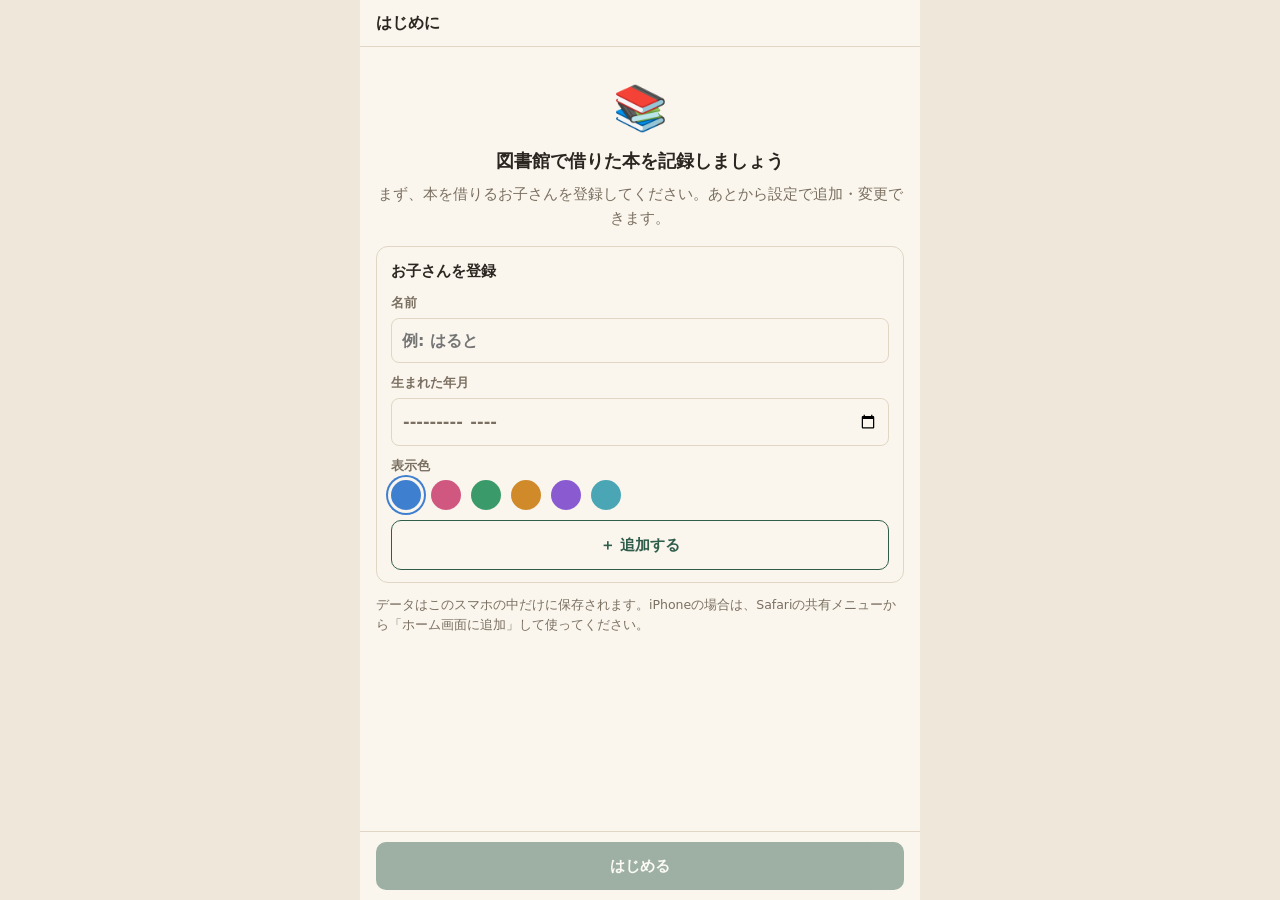
<file: index.html>
<!doctype html>
<html lang="ja">
<head>
<meta charset="utf-8">
<meta name="viewport" content="width=device-width, initial-scale=1, viewport-fit=cover">
<meta name="theme-color" content="#2f5d4a">
<meta name="apple-mobile-web-app-capable" content="yes">
<meta name="apple-mobile-web-app-status-bar-style" content="default">
<meta name="apple-mobile-web-app-title" content="図書館ノート">
<title>図書館ノート</title>
<link rel="manifest" href="manifest.webmanifest">
<link rel="icon" href="icons/icon.svg" type="image/svg+xml">
<link rel="apple-touch-icon" href="icons/icon-180.png">
<link rel="stylesheet" href="css/app.css">
</head>
<body>
<div id="app"></div>
<noscript>このアプリを使うには JavaScript を有効にしてください。</noscript>
<script type="module" src="js/app.js"></script>
</body>
</html>
</file>
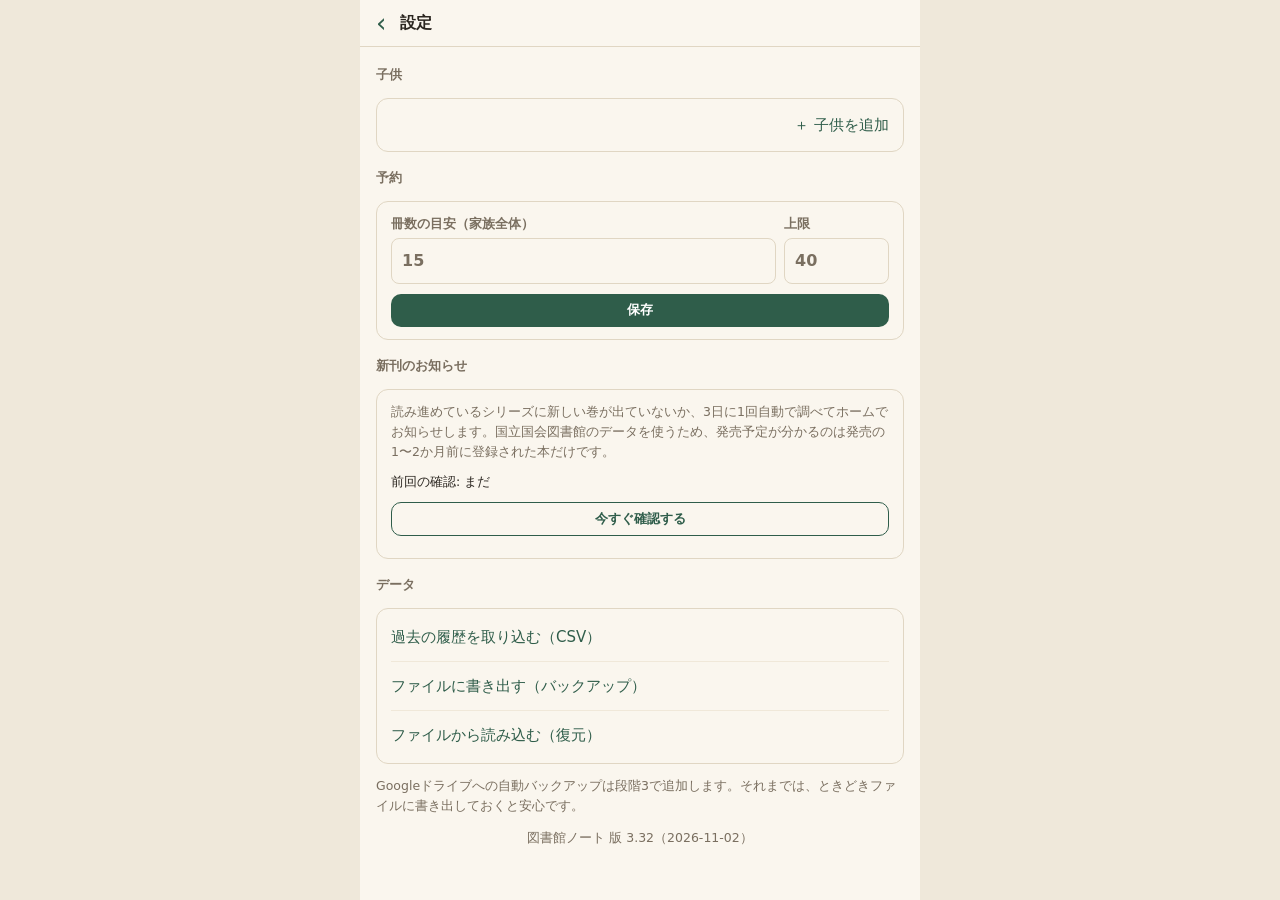
<file: update.html>
<!doctype html>
<html lang="ja">
<head>
<meta charset="utf-8">
<meta name="viewport" content="width=device-width, initial-scale=1">
<title>図書館ノートの更新</title>
<style>
  body { font: 16px/1.7 system-ui, -apple-system, "Hiragino Sans", sans-serif; margin: 0; padding: 32px 16px; background: #f6f5f2; color: #222; text-align: center; }
  @media (prefers-color-scheme: dark) { body { background: #18181a; color: #ececec; } }
  p { max-width: 420px; margin: 12px auto; }
</style>
</head>
<body>
<p id="msg">最新の版に切り替えています…</p>
<script>
  // 古い版のアプリ（オフライン用に保存したファイル）を消して、最新の版を読み込み直す。
  // 登録した子供や本のデータ（IndexedDB）は消さない。
  // このページは古い版の保存ファイルに含まれていないので、古い版が動いていても必ずネットワークから届く。
  (async () => {
    const msg = document.getElementById('msg');
    try {
      if ('serviceWorker' in navigator) {
        for (const reg of await navigator.serviceWorker.getRegistrations()) await reg.unregister();
      }
      if ('caches' in window) {
        for (const key of await caches.keys()) if (key.startsWith('library-log-')) await caches.delete(key);
      }
      // ブラウザ自身のキャッシュ（最大10分残る）にある古いファイルも、取り直して上書きする
      const files = ['./', './index.html', './css/app.css', './sw.js', './js/app.js', './js/db.js', './js/isbn.js', './js/biblio.js',
        './js/library.js', './js/scanner.js', './js/session.js', './js/ui.js', './js/csv.js', './js/views/setup.js',
        './js/views/child-form.js', './js/views/home.js', './js/views/shelf.js', './js/views/scan.js', './js/views/register.js',
        './js/views/search.js', './js/views/book.js', './js/views/reserve.js', './js/views/settings.js', './js/views/import.js',
        './js/views/series.js', './js/views/series-new.js', './js/views/wishlist.js', './js/views/reserve-confirm.js', './js/views/receipt.js', './js/ocr.js', './js/releases.js', './js/suggestions.js', './js/views/review.js', './js/views/identify.js', './js/views/hall.js', './js/hall-scene.js', './js/hall-music.js'];
      await Promise.all(files.map(f => fetch(f, { cache: 'reload' }).catch(() => null)));
      msg.textContent = '最新の版に切り替えました。アプリを開きます…';
      setTimeout(() => location.replace('./?updated=' + Date.now() + '#/settings'), 800);
    } catch (e) {
      msg.textContent = '切り替えに失敗しました: ' + e.message;
    }
  })();
</script>
</body>
</html>
</file>
<file: css/app.css>
/* 図書館の雰囲気: 生成りの紙、深い緑、真鍮、木の棚 */
:root {
  --bg: #efe8da; --paper: #faf6ee; --ink: #2b2620; --sub: #7a6f60; --line: #e0d6c3; --fill: #f0e8d9;
  --accent: #2f5d4a; --accent-soft: #e1ebe4; --warn: #a5541c; --warn-soft: #f6e6d6; --ok: #3d7a52; --ok-soft: #e2efe3;
  --danger: #a8392b; --brass: #a8843f; --wood: #6e4b31; --wood-dark: #4f3422; --stamp: #b2402f;
  --serif: "Hiragino Mincho ProN", "Yu Mincho", "YuMincho", "Noto Serif JP", serif;
  --safe-b: env(safe-area-inset-bottom, 0px);
  color-scheme: light dark;
}
@media (prefers-color-scheme: dark) {
  :root:not([data-theme="light"]) {
    --bg: #13110d; --paper: #1d1a15; --ink: #ece4d4; --sub: #a99d89; --line: #3a3329; --fill: #29241d;
    --accent: #8fc2a6; --accent-soft: #233229; --warn: #e3a06b; --warn-soft: #3f2a1a; --ok: #8fca9f; --ok-soft: #20321f;
    --danger: #f08a7a; --brass: #c9a35c; --wood: #5a3d28; --wood-dark: #3b2819; --stamp: #e07a64;
  }
}
:root[data-theme="dark"] {
  --bg: #13110d; --paper: #1d1a15; --ink: #ece4d4; --sub: #a99d89; --line: #3a3329; --fill: #29241d;
  --accent: #8fc2a6; --accent-soft: #233229; --warn: #e3a06b; --warn-soft: #3f2a1a; --ok: #8fca9f; --ok-soft: #20321f;
  --danger: #f08a7a; --brass: #c9a35c; --wood: #5a3d28; --wood-dark: #3b2819; --stamp: #e07a64;
}

* { box-sizing: border-box; }
[hidden] { display: none !important; }
html, body { margin: 0; }
body {
  background: var(--bg); color: var(--ink);
  font: 15px/1.6 system-ui, -apple-system, "Hiragino Sans", "Yu Gothic UI", sans-serif;
  -webkit-tap-highlight-color: transparent;
}
a { color: inherit; text-decoration: none; }
button, input { font: inherit; color: inherit; }
h1, h2, h3, h4 { margin: 0; }

#app { max-width: 560px; margin: 0 auto; min-height: 100dvh; display: flex; flex-direction: column; background: var(--paper); }

/* ---- 上部 ---- */
.top {
  position: sticky; top: 0; z-index: 5; display: flex; align-items: center; gap: 8px;
  padding: calc(env(safe-area-inset-top, 0px) + 10px) 16px 10px; background: var(--paper); border-bottom: 1px solid var(--line);
}
.top .title { flex: 1; font-size: 16px; font-weight: 700; white-space: nowrap; overflow: hidden; text-overflow: ellipsis; }
.kids { flex: 1; display: flex; gap: 6px; overflow-x: auto; scrollbar-width: none; }
.kid {
  flex: none; padding: 4px 14px; border-radius: 999px; border: 1.5px solid var(--kid); background: transparent;
  color: var(--kid); font-weight: 700; font-size: 14px; cursor: pointer;
}
.kid.on { background: var(--kid); color: #fff; }
.icon-btn { font-size: 20px; color: var(--sub); padding: 2px 4px; }
.back { border: 0; background: none; font-size: 26px; line-height: 1; color: var(--accent); padding: 0 6px 0 0; cursor: pointer; }

/* ---- 本文 ---- */
.body { flex: 1; padding: 14px 16px 24px; display: flex; flex-direction: column; gap: 12px; }
.card { border: 1px solid var(--line); border-radius: 12px; padding: 12px 14px; background: var(--paper); }
.card h4 { font-size: 13px; color: var(--sub); font-weight: 600; margin-bottom: 6px; }
.card h3 { font-size: 15px; }
.card.is-warn { border-color: var(--warn); }
.stack { display: flex; flex-direction: column; gap: 10px; }
.stat { display: flex; align-items: center; justify-content: space-between; }
.big { font-size: 28px; font-weight: 800; line-height: 1.2; }
.big small { font-size: 14px; margin-left: 2px; }
.muted { color: var(--sub); }
.small { font-size: 12.5px; }
.center { text-align: center; }
.empty { color: var(--sub); text-align: center; padding: 24px 0; margin: 0; }
.sub-h { font-size: 13px; color: var(--sub); font-weight: 700; margin-top: 4px; }
.link { color: var(--accent); }
.link-btn { border: 0; background: none; color: var(--accent); padding: 4px 0; cursor: pointer; font-size: 14px; }
.link-btn.danger { color: var(--danger); }
p { margin: 0; }

/* ---- ボタン ---- */
.btn {
  display: block; width: 100%; text-align: center; padding: 12px; border-radius: 10px; border: 0;
  background: var(--accent); color: #fff; font-weight: 700; font-size: 15px; cursor: pointer;
}
.btn:disabled { opacity: .45; cursor: default; }
.btn.ghost { background: transparent; color: var(--accent); border: 1.5px solid var(--accent); }
.btn.sm { display: inline-block; width: auto; padding: 6px 12px; font-size: 13px; }
.btns { display: flex; gap: 10px; align-items: center; justify-content: space-between; flex-wrap: wrap; margin-top: 8px; }
.x { border: 0; background: none; color: var(--sub); font-size: 16px; padding: 6px; cursor: pointer; }

/* ---- 入力 ---- */
.input, .field input {
  width: 100%; border: 1px solid var(--line); border-radius: 8px; padding: 9px 10px; background: var(--paper); font-size: 16px;
}
.field { display: flex; flex-direction: column; gap: 4px; font-size: 13px; color: var(--sub); font-weight: 600; }
.field.inline { flex-direction: row; align-items: center; gap: 10px; }
.field.inline input, .field.inline select { flex: 1; min-width: 0; }
.field.inline { white-space: nowrap; }
.two { display: flex; gap: 8px; }
.two .field:first-child { flex: 1; }
.field.vol, .input.vol { width: 80px; flex: none; }
.colors { border: 0; padding: 0; margin: 0; flex-direction: row; flex-wrap: wrap; gap: 10px; }
.colors legend { width: 100%; margin-bottom: 4px; padding: 0; }
.swatch input { position: absolute; opacity: 0; }
.swatch span { display: block; width: 30px; height: 30px; border-radius: 50%; background: var(--c); cursor: pointer; }
.swatch input:checked + span { box-shadow: 0 0 0 3px var(--paper), 0 0 0 5px var(--c); }
.swatch input:focus-visible + span { outline: 2px solid var(--accent); outline-offset: 4px; }
.check-label { display: flex; gap: 8px; align-items: center; font-size: 13px; }
.search-bar { display: flex; gap: 8px; }
.search-bar .input { flex: 1; }

/* ---- 切り替え ---- */
.seg { display: flex; border: 1px solid var(--line); border-radius: 10px; overflow: hidden; }
.seg a { flex: 1; text-align: center; padding: 8px 0; color: var(--sub); font-size: 14px; }
.seg a.on { background: var(--accent-soft); color: var(--accent); font-weight: 700; }

/* ---- 本 ---- */
.cover {
  position: relative; width: 40px; height: 56px; flex: none; border-radius: 4px; overflow: hidden;
  background: var(--fill); border: 1px solid var(--line); display: flex; align-items: center; justify-content: center;
}
.cover span { font-size: 9px; line-height: 1.2; color: var(--sub); text-align: center; padding: 2px; word-break: break-all; }
.cover img { position: absolute; inset: 0; width: 100%; height: 100%; object-fit: cover; background: var(--fill); }
.cover.md { width: 54px; height: 76px; }
.cover.lg { width: 130px; height: 180px; margin: 4px auto 0; border-radius: 6px; }
.cover.lg span { font-size: 14px; }
.covers { display: flex; gap: 8px; overflow-x: auto; padding-bottom: 4px; }
.row { display: flex; gap: 10px; align-items: center; padding: 6px 0; border-bottom: 1px solid var(--fill); }
.row:last-child { border-bottom: 0; }
.row .t { flex: 1; min-width: 0; display: flex; flex-direction: column; }
.row .t b { font-weight: 600; overflow: hidden; text-overflow: ellipsis; white-space: nowrap; }
.card > .row { border-bottom: 0; padding-top: 0; }
.month { font-size: 13px; color: var(--sub); margin-top: 6px; display: flex; gap: 8px; align-items: baseline; }
.month small { font-weight: 400; }
.shelf { display: grid; grid-template-columns: repeat(auto-fill, minmax(var(--cw, 72px), 1fr)); gap: 12px 8px; }
.shelf a { display: flex; flex-direction: column; gap: 4px; font-size: 11px; color: var(--sub); }
.shelf .cover { width: 100%; height: auto; aspect-ratio: 5 / 7; }
.shelf a > span { display: -webkit-box; -webkit-line-clamp: 2; -webkit-box-orient: vertical; overflow: hidden; line-height: 1.35; }
.book-title { font-size: 19px; margin-top: 8px; }
.loan-row { display: flex; gap: 10px; align-items: center; margin-bottom: 6px; }
.loan-row .input { flex: 1; }
.series-edit { display: flex; gap: 8px; margin-top: 6px; }
.series-edit .input:first-child { flex: 1; }
details summary { cursor: pointer; list-style: none; padding: 4px 0; }
details summary::-webkit-details-marker { display: none; }

/* ---- バッジ・注意 ---- */
.badge { display: inline-block; align-self: flex-start; font-size: 11.5px; padding: 1px 8px; border-radius: 5px; background: var(--fill); color: var(--sub); margin-top: 2px; }
.badge.warn { background: var(--warn-soft); color: var(--warn); font-weight: 600; }
.badge.ok { background: var(--ok-soft); color: var(--ok); }
.alert { border-radius: 8px; padding: 8px 10px; background: var(--warn-soft); color: var(--warn); font-size: 13.5px; margin-top: 6px; }
.alert.ok { background: var(--ok-soft); color: var(--ok); }
.big-alert { font-size: 15px; font-weight: 700; }
.card.check { display: flex; flex-direction: column; gap: 4px; }
.card.check .btn { margin-top: 6px; align-self: flex-start; }

/* ---- カメラ ---- */
.camera { position: relative; height: 210px; border-radius: 12px; overflow: hidden; background: #2c2c2e; }
.camera video { width: 100%; height: 100%; object-fit: cover; display: block; }
.camera .guide { position: absolute; left: 12%; right: 12%; top: 32%; bottom: 32%; border: 2px solid rgba(255,255,255,.85); border-radius: 8px; }
.camera .guide::after { content: ""; position: absolute; left: 6%; right: 6%; top: 50%; border-top: 2px solid #ff5a4e; }
.camera-msg { position: absolute; left: 0; right: 0; bottom: 8px; text-align: center; color: #eee; font-size: 12.5px; padding: 0 12px; text-shadow: 0 1px 2px #000; }
.camera-start { position: absolute; left: 50%; top: 50%; transform: translate(-50%, -50%); }

/* ---- ホーム ---- */
.hero { text-align: center; padding: 12px 0 4px; }
.hero-mark { font-size: 44px; }
.hero h2 { font-size: 18px; margin: 4px 0 6px; }
.actions { display: grid; grid-template-columns: 1fr 1fr; gap: 10px; }
.action { border: 1px solid var(--line); border-radius: 12px; padding: 14px 12px; display: flex; flex-direction: column; gap: 2px; }
.action span { font-size: 22px; color: var(--accent); }
.action small { color: var(--sub); font-size: 12px; }

/* ---- 設定 ---- */
.list { padding: 4px 14px; }
.plain-list { list-style: none; margin: 0; }
.plain-list li { display: flex; align-items: center; gap: 8px; padding: 4px 0; }
.dot { display: inline-block; width: 12px; height: 12px; border-radius: 50%; flex: none; }
.item-details { border-bottom: 1px solid var(--fill); padding: 6px 0; }
.item-details:last-child { border-bottom: 0; }
.item-details summary { display: flex; align-items: center; gap: 8px; }
.item-details summary .link { margin-left: auto; }
.item-details form { padding: 8px 0 6px; }
.list-btn { display: block; width: 100%; text-align: left; border: 0; border-bottom: 1px solid var(--fill); background: none; padding: 12px 0; color: var(--accent); cursor: pointer; }
.list-btn:last-child { border-bottom: 0; }

/* ---- 下部 ---- */
.foot { position: sticky; bottom: 0; z-index: 4; padding: 10px 16px; background: var(--paper); border-top: 1px solid var(--line); }
.foot.above-tabs { bottom: calc(60px + var(--safe-b)); }
.foot.two-btn { flex-direction: row; display: flex; gap: 10px; }
.foot.two-btn .btn { flex: 1; }
.tabs {
  position: sticky; bottom: 0; z-index: 5; display: flex; background: var(--paper); border-top: 1px solid var(--line);
  padding-bottom: var(--safe-b); height: calc(60px + var(--safe-b));
}
.tabs a { flex: 1; display: flex; flex-direction: column; align-items: center; justify-content: center; font-size: 11px; color: var(--sub); }
.tabs a i { font-style: normal; font-size: 18px; line-height: 1.1; }
.tabs a.on { color: var(--accent); font-weight: 700; }
.tabs .scan span {
  width: 48px; height: 48px; margin-top: -22px; border-radius: 50%; background: var(--accent); color: #fff;
  display: flex; align-items: center; justify-content: center; font-size: 22px; box-shadow: 0 2px 8px rgba(0,0,0,.2);
}

/* ---- シリーズ・借りたい本・予約 ---- */
.chips { display: flex; gap: 8px; flex-wrap: wrap; }
.chip { padding: 4px 12px; border-radius: 999px; background: var(--fill); color: var(--sub); font-size: 13px; }
.chip.on { background: var(--accent-soft); color: var(--accent); font-weight: 700; }
.series-card { display: block; }
.prog { height: 6px; background: var(--fill); border-radius: 3px; overflow: hidden; margin-top: 6px; }
.prog i { display: block; height: 100%; background: var(--ok); }
.badge.acc { background: var(--accent-soft); color: var(--accent); font-weight: 600; }
.vols .row { gap: 8px; }
.vol-in { width: 58px; flex: none; padding: 6px; text-align: center; }
.updown { display: flex; flex-direction: column; }
.updown .x { padding: 2px 6px; font-size: 12px; }
.updown .x:disabled { opacity: .25; }
.row input[type=checkbox] { width: 20px; height: 20px; flex: none; accent-color: var(--accent); }
.kid-sec { display: flex; flex-direction: column; gap: 2px; border-bottom: 1px solid var(--line); padding-bottom: 10px; }
.kid-sec:last-of-type { border-bottom: 0; }
.sec { display: flex; align-items: center; gap: 8px; font-size: 15px; margin-top: 4px; }
.note { display: block; font-size: 12.5px; color: var(--warn); background: var(--warn-soft); border-radius: 8px; padding: 6px 10px; margin: 4px 0; }
.reserved { margin-top: 6px; }
.reserved summary { color: var(--sub); }
.count-line { display: flex; justify-content: space-between; align-items: baseline; }
.warn-text { color: var(--warn); }
.meter { height: 6px; background: var(--fill); border-radius: 3px; overflow: hidden; margin: 4px 0 8px; }
.meter i { display: block; height: 100%; background: var(--accent); transition: width .2s; }
.meter i.over { background: var(--warn); }
.foot .alert { margin: 0 0 8px; }
.card.list .item { padding: 6px 0; border-bottom: 1px solid var(--fill); }
.card.list .item:last-child { border-bottom: 0; }
.stat .right { text-align: right; }
.wish-head { display: flex; flex-direction: column; gap: 2px; }
.back-link { color: var(--accent); font-size: 13px; }
select.input { appearance: auto; }

.shelf a { position: relative; }
.shelf .who { position: absolute; top: 3px; right: 3px; display: flex; gap: 2px; font-style: normal; }
.shelf .who b { width: 9px; height: 9px; border-radius: 50%; border: 1.5px solid #fff; box-shadow: 0 0 2px rgba(0,0,0,.4); }
button.chip { border: 0; cursor: pointer; font: inherit; font-size: 13px; display: inline-flex; align-items: center; gap: 4px; }
.hit-count { font-size: 14px; background: var(--accent-soft); color: var(--accent); border-radius: 8px; padding: 6px 10px; }

/* ---- ホーム（図書館の雰囲気） ---- */
#app[data-view="home"] { background: var(--bg); }
.home-hero {
  position: relative; padding: calc(env(safe-area-inset-top, 0px) + 22px) 20px 26px; text-align: center;
  background: var(--accent); color: #f3ead7;
  background-image: radial-gradient(ellipse at top, rgba(255,255,255,.10), transparent 60%);
}
.home-hero .icon-btn { position: absolute; top: calc(env(safe-area-inset-top, 0px) + 12px); right: 14px; color: #e7dcc4; }
.home-hero .eyebrow { font-size: 10.5px; letter-spacing: .32em; color: var(--brass); filter: brightness(1.35); }
.home-hero h1 { font-family: var(--serif); font-weight: 600; font-size: 28px; letter-spacing: .12em; margin: 4px 0 2px; }
.home-hero .date { font-family: var(--serif); font-size: 13px; opacity: .85; }
.ornament { display: flex; align-items: center; gap: 10px; justify-content: center; margin: 10px auto 0; width: 180px; color: var(--brass); filter: brightness(1.3); font-size: 11px; }
.ornament::before, .ornament::after { content: ""; flex: 1; border-top: 1px solid currentColor; opacity: .7; }
.home-body { padding: 0 16px 24px; display: flex; flex-direction: column; gap: 16px; margin-top: -14px; }

/* 貸出カード風の予約カード */
.due-card {
  display: block; position: relative; background: var(--paper); border-radius: 6px; padding: 16px 18px 14px;
  box-shadow: 0 1px 0 var(--line), 0 6px 18px rgba(60, 40, 20, .10);
  background-image: repeating-linear-gradient(to bottom, transparent 0 27px, var(--line) 27px 28px);
  background-position: 0 44px; border-top: 4px solid var(--brass);
}
.due-card .label { font-family: var(--serif); font-size: 12px; letter-spacing: .2em; color: var(--sub); }
.due-card .cols { display: flex; justify-content: space-between; align-items: flex-end; gap: 12px; margin-top: 20px; }
.due-card .num { font-family: var(--serif); font-size: 38px; line-height: 1.1; font-weight: 600; color: var(--ink); }
.due-card .num small { font-size: 15px; margin-left: 2px; }
.due-card .num.word { font-size: 26px; }
.due-card .side { text-align: right; }
.due-card .side .num { font-size: 30px; color: var(--accent); }
.due-card .cap { font-size: 11.5px; color: var(--sub); }
.due-card .go { display: block; margin-top: 10px; text-align: right; color: var(--accent); font-size: 13px; font-weight: 600; }
.stamp {
  position: absolute; top: 12px; right: 14px; transform: rotate(-8deg); border: 2px solid var(--stamp); color: var(--stamp);
  border-radius: 6px; padding: 1px 8px; font-family: var(--serif); font-size: 12px; font-weight: 700; letter-spacing: .1em; opacity: .85;
}

/* これまでに借りた本は貸出カード風の枠の中に入れて一番上に置く */
.holdings-card { padding: 4px 0 0; background-image: none; }
.holdings-card .holdings { box-shadow: none; background: transparent; padding: 14px 18px 16px; }
.holdings-card .holdings .num { font-size: 56px; line-height: 1.05; letter-spacing: .02em; }
.holdings-card .holdings .num small { font-size: 18px; }
.holdings-card .holdings .spine i { width: 9px; }
.drawer.wide { grid-column: 1 / -1; }
.drawer.wide .plate { width: 32%; }
.reserve-row .card-icon { font-size: 22px; width: 31px; text-align: center; }
.reserve-row .go { color: var(--accent); font-size: 13px; font-weight: 600; white-space: nowrap; }

/* 新刊のお知らせ */
.news-card { background: var(--paper); border-radius: 6px; padding: 12px 16px; box-shadow: 0 1px 0 var(--line); border-left: 4px solid var(--stamp); }
.news-card h3 { font-family: var(--serif); font-size: 15px; font-weight: 600; letter-spacing: .08em; display: flex; justify-content: space-between; align-items: baseline; margin-bottom: 4px; }
.news-card h3 small { font-family: system-ui, sans-serif; font-size: 12px; color: var(--sub); letter-spacing: 0; font-weight: 400; }
.news-card .row { align-items: flex-start; }
.news-card .t b { white-space: normal; }
.news-btns { display: flex; gap: 10px; align-items: center; margin-top: 6px; }

/* 蔵書数 */
.holdings { display: flex; align-items: center; gap: 14px; background: var(--paper); border-radius: 6px; padding: 14px 18px; box-shadow: 0 1px 0 var(--line); }
.holdings .spine { display: flex; gap: 3px; align-items: flex-end; }
.holdings .spine i { display: block; width: 7px; border-radius: 1px; background: var(--accent); }
.holdings .spine i:nth-child(2) { background: var(--brass); }
.holdings .spine i:nth-child(3) { background: var(--wood); }
.holdings .t { flex: 1; }
.holdings h4 { font-family: var(--serif); font-size: 12.5px; letter-spacing: .15em; color: var(--sub); font-weight: 500; }
.holdings .num { font-family: var(--serif); font-size: 30px; font-weight: 600; line-height: 1.15; }
.holdings .num small { font-size: 14px; margin-left: 2px; }
.holdings a { color: var(--accent); font-size: 13px; font-weight: 600; white-space: nowrap; }

/* 木の棚に並ぶ最近の本 */
.bookshelf-card h3 { font-family: var(--serif); font-size: 15px; font-weight: 600; letter-spacing: .1em; display: flex; justify-content: space-between; align-items: baseline; margin-bottom: 8px; }
.bookshelf-card h3 small { font-family: system-ui, sans-serif; font-size: 12px; color: var(--sub); letter-spacing: 0; font-weight: 400; }
.wood-shelf {
  display: flex; gap: 10px; overflow-x: auto; padding: 14px 14px 0; scrollbar-width: none;
  background: linear-gradient(to bottom, var(--fill), var(--paper)); border-radius: 6px 6px 0 0;
}
.wood-shelf a { flex: none; }
.wood-shelf .cover { width: 62px; height: 88px; border-radius: 2px 4px 4px 2px; box-shadow: 2px 2px 4px rgba(40, 25, 10, .25); }
.shelf-board { height: 12px; border-radius: 0 0 4px 4px; background: linear-gradient(to bottom, var(--wood), var(--wood-dark)); box-shadow: 0 4px 8px rgba(40, 25, 10, .25); }
.bookshelf-card .empty { padding: 18px 0; }

/* カード目録の引き出し風のボタン */
.drawers { display: grid; grid-template-columns: 1fr 1fr; gap: 12px; }
.drawer {
  position: relative; background: linear-gradient(to bottom, #8a6545, var(--wood)); color: #f6ecd8; border-radius: 6px;
  padding: 16px 12px 14px; text-align: center; box-shadow: inset 0 1px 0 rgba(255,255,255,.15), 0 3px 8px rgba(40, 25, 10, .25);
}
.drawer .plate {
  display: block; margin: 0 auto 8px; width: 64%; padding: 3px 0; border-radius: 3px; font-size: 18px;
  background: linear-gradient(to bottom, #e3c98e, var(--brass)); color: var(--wood-dark); box-shadow: inset 0 1px 1px rgba(255,255,255,.5);
}
.drawer b { display: block; font-family: var(--serif); font-size: 14.5px; letter-spacing: .05em; line-height: 1.35; }
.drawer small { display: block; margin-top: 4px; font-size: 11.5px; opacity: .8; }
.drawer::after { content: ""; position: absolute; left: 50%; bottom: 7px; width: 26px; height: 5px; margin-left: -13px; border-radius: 3px; background: var(--brass); opacity: .9; }

/* ---- レシート ---- */
.crop-box { position: relative; border-radius: 8px; overflow: hidden; }
.crop-box img { display: block; width: 100%; }
.crop-mask { position: absolute; left: 0; right: 0; background: rgba(0,0,0,.55); }
.crop-mask.top { top: 0; border-bottom: 3px solid #ff5a4e; }
.crop-mask.bottom { bottom: 0; border-top: 3px solid #ff5a4e; }
.crop-box { touch-action: pan-x; user-select: none; -webkit-user-select: none; }
/* 赤い線のつまみ。指で触りやすいよう、線の上下 22px ずつを触れる範囲にする */
.crop-handle { position: absolute; left: 0; right: 0; height: 44px; margin-top: -22px; touch-action: none; cursor: ns-resize; z-index: 2; }
.crop-handle span {
  position: absolute; left: 50%; top: 50%; transform: translate(-50%, -50%); width: 44px; height: 28px; border-radius: 14px;
  background: #ff5a4e; color: #fff; display: flex; align-items: center; justify-content: center; font-size: 16px; font-weight: 700;
  box-shadow: 0 2px 6px rgba(0,0,0,.35);
}
/* 上下の線が近づいてもつまみが重ならないよう、左右にずらす */
.crop-handle[data-edge="top"] span { left: 30%; }
.crop-handle[data-edge="bottom"] span { left: 70%; }
.receipt-row { display: flex; flex-direction: column; gap: 8px; }
.receipt-row.off { opacity: .5; }
.receipt-row .t .input { font-size: 15px; padding: 6px 8px; }
.kid-pick { display: flex; gap: 6px; flex-wrap: wrap; }
.raw-text { white-space: pre-wrap; font-size: 12px; color: var(--sub); margin: 8px 0 0; max-height: 240px; overflow: auto; }
textarea.input { width: 100%; font-size: 15px; margin: 8px 0; }

#toast {
  position: fixed; left: 50%; bottom: calc(84px + var(--safe-b)); transform: translate(-50%, 20px); opacity: 0;
  background: #333; color: #fff; padding: 10px 16px; border-radius: 10px; font-size: 14px; max-width: calc(100% - 32px);
  transition: .2s; pointer-events: none; z-index: 20;
}
#toast.show { opacity: 1; transform: translate(-50%, 0); }

/* ---- お気に入り ---- */
.fav-bar { display: flex; flex-wrap: wrap; justify-content: center; gap: 8px; }
.fav-btn {
  border: 1.5px solid var(--kid); background: var(--paper); color: var(--kid); border-radius: 999px;
  padding: 7px 14px; font: inherit; font-size: 14px; font-weight: 600; cursor: pointer;
}
.fav-btn.on { background: var(--kid); color: #fff; }
.shelf .fav-mark {
  position: absolute; top: 2px; left: 3px; font-style: normal; font-size: 15px; line-height: 1; color: #e0456a;
  text-shadow: 0 0 2px #fff, 0 0 3px #fff;
}
.chip.fav-chip.on { background: #fbe3ea; color: #c2335a; }
:root[data-theme="dark"] .chip.fav-chip.on { background: #3d1f29; color: #f59bb5; }
.suggest { margin-top: 8px; }
.suggest summary { cursor: pointer; list-style: none; }
.suggest summary::-webkit-details-marker { display: none; }
.suggest .row { align-items: flex-start; }
.suggest .t b { white-space: normal; }
.suggest-btns { display: flex; flex-direction: column; align-items: center; gap: 4px; flex: none; }

/* ---- 読書のきろく ---- */
.review-banner {
  display: flex; align-items: center; gap: 12px; padding: 12px 16px; border-radius: 6px; color: #f6ecd8;
  background: linear-gradient(135deg, var(--accent), #24473a); box-shadow: 0 2px 6px rgba(20, 40, 30, .25);
}
.review-banner > span { font-size: 26px; }
.review-banner div { flex: 1; }
.review-banner b { display: block; font-family: var(--serif); font-size: 15px; letter-spacing: .05em; }
.review-banner small { font-size: 11.5px; opacity: .85; }
.review-banner i { font-style: normal; font-size: 22px; }
.review-hero {
  text-align: center; padding: 20px 16px; border-radius: 8px; color: #f6ecd8;
  background: linear-gradient(160deg, var(--accent), #1f3e32);
}
.review-hero .eyebrow { font-size: 10.5px; letter-spacing: .3em; color: var(--brass); filter: brightness(1.35); }
.review-hero h2 { font-family: var(--serif); font-size: 22px; letter-spacing: .1em; margin: 4px 0; }
.review-hero p { font-size: 13px; opacity: .9; }
.review-num { font-family: var(--serif); display: flex; align-items: baseline; flex-wrap: wrap; gap: 2px 8px; }
.review-num b { font-size: 40px; font-weight: 600; line-height: 1.1; }
.review-num small { font-size: 15px; margin-left: -6px; }
.review-num.big { justify-content: center; }
.review-num.big b { font-size: 64px; }
.review-num.big small { font-size: 20px; }
.review-kid h3 { display: flex; align-items: center; gap: 8px; font-family: var(--serif); font-size: 17px; }
.review-kid .sub-h { margin-top: 14px; margin-bottom: 6px; }
.month-bars { display: grid; grid-template-columns: repeat(12, 1fr); gap: 3px; height: 120px; align-items: end; }
.month-bars .mb { display: flex; flex-direction: column; align-items: center; justify-content: flex-end; height: 100%; }
.month-bars i { display: block; width: 100%; max-width: 20px; min-height: 2px; border-radius: 3px 3px 0 0; background: var(--accent); opacity: .55; }
.month-bars .best i { opacity: 1; background: var(--brass); }
.month-bars .v { font-size: 10px; color: var(--sub); min-height: 13px; }
.month-bars .m { font-size: 10.5px; color: var(--sub); margin-top: 2px; }
.review-covers { display: grid; grid-template-columns: repeat(auto-fill, minmax(56px, 1fr)); gap: 6px; }
.review-covers .cover { width: 100%; height: auto; aspect-ratio: 5 / 7; }
.review-rank { margin: 0; padding-left: 22px; }
.review-rank li { padding: 4px 0; border-bottom: 1px solid var(--fill); }
.review-rank li span { float: right; color: var(--sub); font-size: 13px; }
.review-rank a { color: var(--ink); font-weight: 600; }
.review-kid a.row { color: inherit; }
@media (prefers-color-scheme: dark) {
  :root:not([data-theme="light"]) .chip.fav-chip.on { background: #3d1f29; color: #f59bb5; }
}

/* ホームの「借りた本を登録」: 1枚の引き出しに、レシートとバーコードの2つの入口 */
.register-drawer { grid-column: 1 / -1; padding: 14px 12px 20px; }
.register-ways { display: grid; grid-template-columns: 1fr 1fr; gap: 10px; margin-top: 10px; }
.register-ways a {
  display: block; padding: 10px 6px; border-radius: 5px; color: #f6ecd8; font-size: 13px; font-weight: 600;
  background: rgba(0, 0, 0, .16); box-shadow: inset 0 1px 2px rgba(0, 0, 0, .25), 0 1px 0 rgba(255, 255, 255, .12);
}
.register-ways a:active { background: rgba(0, 0, 0, .28); }
.register-ways .plate { width: 70%; margin-bottom: 6px; }
.delete-book { display: block; margin: 24px auto 4px; }

/* ---- 本棚の拡大・縮小 ---- */
#list { touch-action: pan-x pan-y; }
.zoom-bar { display: flex; align-items: center; justify-content: flex-end; gap: 6px; margin: -4px 0 -6px; }
.zoom-bar .muted { margin-right: 4px; }
.zoom-btn {
  width: 34px; height: 30px; border-radius: 6px; border: 1px solid var(--line); background: var(--paper);
  color: var(--ink); font-size: 16px; line-height: 1; cursor: pointer;
}
/* 縮小したときは表紙だけをすき間なく並べ、たくさん読んだことが一目で分かるようにする */
#list.tiny .shelf { gap: 2px; }
#list.tiny .shelf a { gap: 0; }
#list.tiny .shelf a > span, #list.tiny .shelf .who, #list.tiny .cover span { display: none; }
#list.tiny .shelf .cover { border-radius: 1px; box-shadow: none; }
#list.tiny .shelf .fav-mark { font-size: 9px; top: 0; left: 1px; }
#list.tiny .month { margin-top: 10px; }

/* ---- まとめて本を特定 ---- */
.identify-banner {
  display: block; padding: 10px 14px; margin-bottom: 8px; border-radius: 6px;
  background: var(--accent-soft); color: var(--accent); border: 1px solid var(--accent);
}
.identify-banner b { display: block; font-size: 15px; }
.identify-banner small { display: block; font-size: 12px; color: var(--sub); margin-top: 2px; }
.identify-card { display: flex; flex-direction: column; gap: 2px; }
.identify-title { font-family: var(--serif); font-size: 19px; line-height: 1.4; }
.identify-row { align-items: flex-start; }
.identify-row .t b { white-space: normal; }
.identify-skip { justify-content: center; }

/* ---- 表紙の写真 ---- */
.cover-photo .btn { display: inline-block; margin-top: 6px; }
.cover-photo .link-btn { margin-left: 10px; }
.cover-crop { margin-top: 10px; }
.crop-stage { position: relative; user-select: none; -webkit-user-select: none; }
.crop-stage img { display: block; width: 100%; height: auto; border-radius: 4px; }
.crop-frame {
  position: absolute; border: 3px solid var(--stamp); border-radius: 3px; cursor: move; touch-action: none;
  box-shadow: 0 0 0 9999px rgba(0, 0, 0, .45);
}
.crop-stage { overflow: hidden; }


/* 予約済みの本は、スクロールせずに開けるよう予約候補の一番上に置く */
.reserved-top summary { cursor: pointer; font-size: 14px; }
.reserved-top[open] summary { margin-bottom: 6px; }

/* 画面の本文に置く子供のタブ（予約候補・借りたい本）。縦に伸びないようにする */
.body > .kids { flex: none; }
.body > .kids .kid { flex: 1; }


/* 予約候補の長押しメニュー */
[data-press] { -webkit-touch-callout: none; -webkit-user-select: none; user-select: none; }
[data-press] img { pointer-events: none; }
.sheet-back { position: fixed; inset: 0; z-index: 50; background: rgba(0, 0, 0, .45); display: flex; align-items: flex-end; justify-content: center; }
.sheet {
  width: 100%; max-width: 560px; max-height: 85vh; overflow-y: auto; background: var(--paper); border-radius: 14px 14px 0 0;
  padding: 16px 16px calc(14px + var(--safe-b)); display: flex; flex-direction: column; gap: 10px;
}
.sheet-title { font-size: 15px; line-height: 1.4; }
.sheet-read { border-top: 1px solid var(--line); padding-top: 8px; display: flex; flex-direction: column; gap: 8px; }
.sheet-kids { display: flex; gap: 8px; flex-wrap: wrap; }
.sheet-kids .btn { flex: 1; }

/* 3Dの図書室 */
.hall-enter {
  display: flex; align-items: center; gap: 10px; padding: 12px 14px; border-radius: 10px; text-decoration: none;
  color: #f4e6c4; background: linear-gradient(135deg, #4a2c17, #2a170b); border: 1px solid #a57a35;
  font-family: var(--serif); letter-spacing: .12em; box-shadow: 0 2px 6px rgba(40, 25, 10, .25);
}
.hall-enter span { font-size: 20px; }
.hall-enter b { flex: 1; font-weight: 600; font-size: 15px; }
.hall-enter i { font-style: normal; color: #d9ae55; }
.hall { position: fixed; inset: 0; z-index: 40; background: #140b05; overflow: hidden; touch-action: none; -webkit-user-select: none; user-select: none; }
.hall-canvas { position: absolute; inset: 0; width: 100%; height: 100%; display: block; touch-action: none; }
.hall-top {
  position: absolute; left: 0; right: 0; top: 0; display: flex; align-items: center; justify-content: space-between; gap: 6px;
  padding: calc(env(safe-area-inset-top) + 10px) 12px 10px; pointer-events: none;
}
.hall-btn {
  pointer-events: auto; border: 1px solid rgba(217, 174, 85, .7); background: rgba(30, 16, 8, .72); color: #f4e6c4;
  border-radius: 999px; padding: 8px 14px; font-size: 14px; font-family: var(--serif);
}
.hall-top .hall-btn { padding: 6px 10px; font-size: 13px; }
.hall-count { color: #f4e6c4; font-family: var(--serif); font-size: 13px; letter-spacing: .08em; text-shadow: 0 1px 3px #000; }
.hall-floor { position: absolute; right: 12px; bottom: calc(env(safe-area-inset-bottom) + 14px); }
.hall-hint {
  position: absolute; left: 16px; right: 16px; bottom: calc(env(safe-area-inset-bottom) + 122px); margin: 0; padding: 8px 12px; border-radius: 8px;
  background: rgba(30, 16, 8, .72); color: #f4e6c4; font-size: 12px; line-height: 1.6; text-align: center; pointer-events: none;
}
.hall-fade {
  position: absolute; inset: 0; display: flex; align-items: center; justify-content: center; padding: 24px; background: #0d0704;
  color: #f4e6c4; font-family: var(--serif); letter-spacing: .1em; text-align: center; line-height: 1.8; pointer-events: none;
  transition: opacity .25s;
}
.hall-fade.open { opacity: 0; transition: opacity 1.2s; }
.hall-fade.open.on { opacity: 1; transition: opacity .25s; }
.hall-sheet {
  position: absolute; left: 0; right: 0; bottom: 0; padding: 12px 14px calc(env(safe-area-inset-bottom) + 12px);
  background: var(--paper); color: var(--ink); border-radius: 14px 14px 0 0; display: flex; flex-direction: column; gap: 10px;
  max-width: 560px; margin: 0 auto;
}
.hall-sheet[hidden], .hall-btn[hidden], .hall-hint[hidden] { display: none; }
.hall-card { display: flex; gap: 12px; align-items: flex-start; }
.hall-card .t { display: flex; flex-direction: column; gap: 3px; min-width: 0; }
.hall-card-btns { display: flex; gap: 8px; }
.hall-card-btns .btn { flex: 1; }
.hall-walk { position: absolute; left: 12px; bottom: calc(env(safe-area-inset-bottom) + 14px); display: grid; grid-template-columns: repeat(3, 46px); grid-template-rows: repeat(2, 46px); gap: 4px; }
.hall-walk .hall-btn { -webkit-touch-callout: none; touch-action: none; padding: 0; font-size: 16px; border-radius: 12px; }
.hall-walk [data-walk="1,0"] { grid-column: 2; grid-row: 1; }
.hall-walk [data-walk="0,-1"] { grid-column: 1; grid-row: 2; }
.hall-walk [data-walk="-1,0"] { grid-column: 2; grid-row: 2; }
.hall-walk [data-walk="0,1"] { grid-column: 3; grid-row: 2; }
</file>
